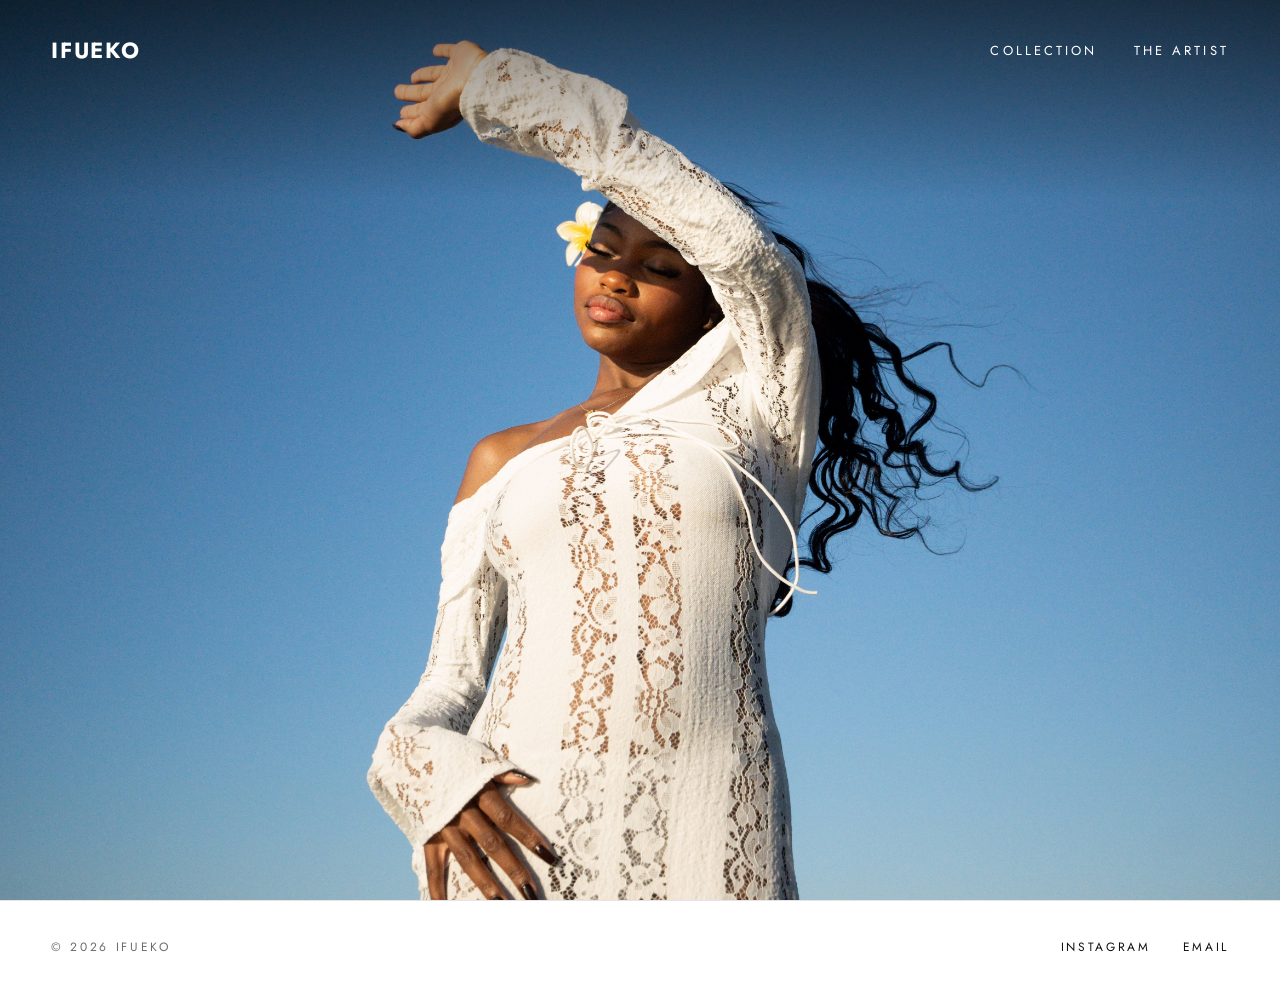
<file: index.html>
<!DOCTYPE html>
<html lang="en">

<head>
    <meta charset="utf-8">
    <meta name="viewport" content="width=device-width, initial-scale=1">
    <title>Ifueko</title>
    <meta name="description" content="Ifueko is a Nigerian couture brand by Obosa Ogieva. Discover the Las Gidi Collection.">

    <!-- fonts -->
    <link rel="preconnect" href="https://fonts.googleapis.com">
    <link rel="preconnect" href="https://fonts.gstatic.com" crossorigin>
    <link href="https://fonts.googleapis.com/css2?family=Syncopate:wght@700&family=Jost:wght@400&display=swap" rel="stylesheet">

    <!-- accompanying CSS -->
    <link rel="stylesheet" href="styles.css">
</head>

<body>
  <main class="hero">

    <!-- hero image -->
    <img
      class="hero__image"
      src="images/hero.jpg"
      alt="A woman wearing a dress from the Las Gidi Collection by Ifueko">

    <!-- partial header -->
    <header class="site-header site-header--overlay">
      <h1 class="site-header__wordmark">IFUEKO</h1>

      <nav class="site-nav" aria-label="Main">
        <a class="caps-link" href="collection.html">Collection</a>
        <a class="caps-link" href="artist.html">The Artist</a>
      </nav>
    </header>
  </main>

  <footer class="site-footer">
    <span>© 2026 Ifueko</span>
    <div class="site-footer__links">
      <a class="caps-link" href="https://www.instagram.com/artobosa/">Instagram</a>
      <a class="caps-link" href="mailto:">Email</a>
    </div>
  </footer>
</body>

</html>
</file>
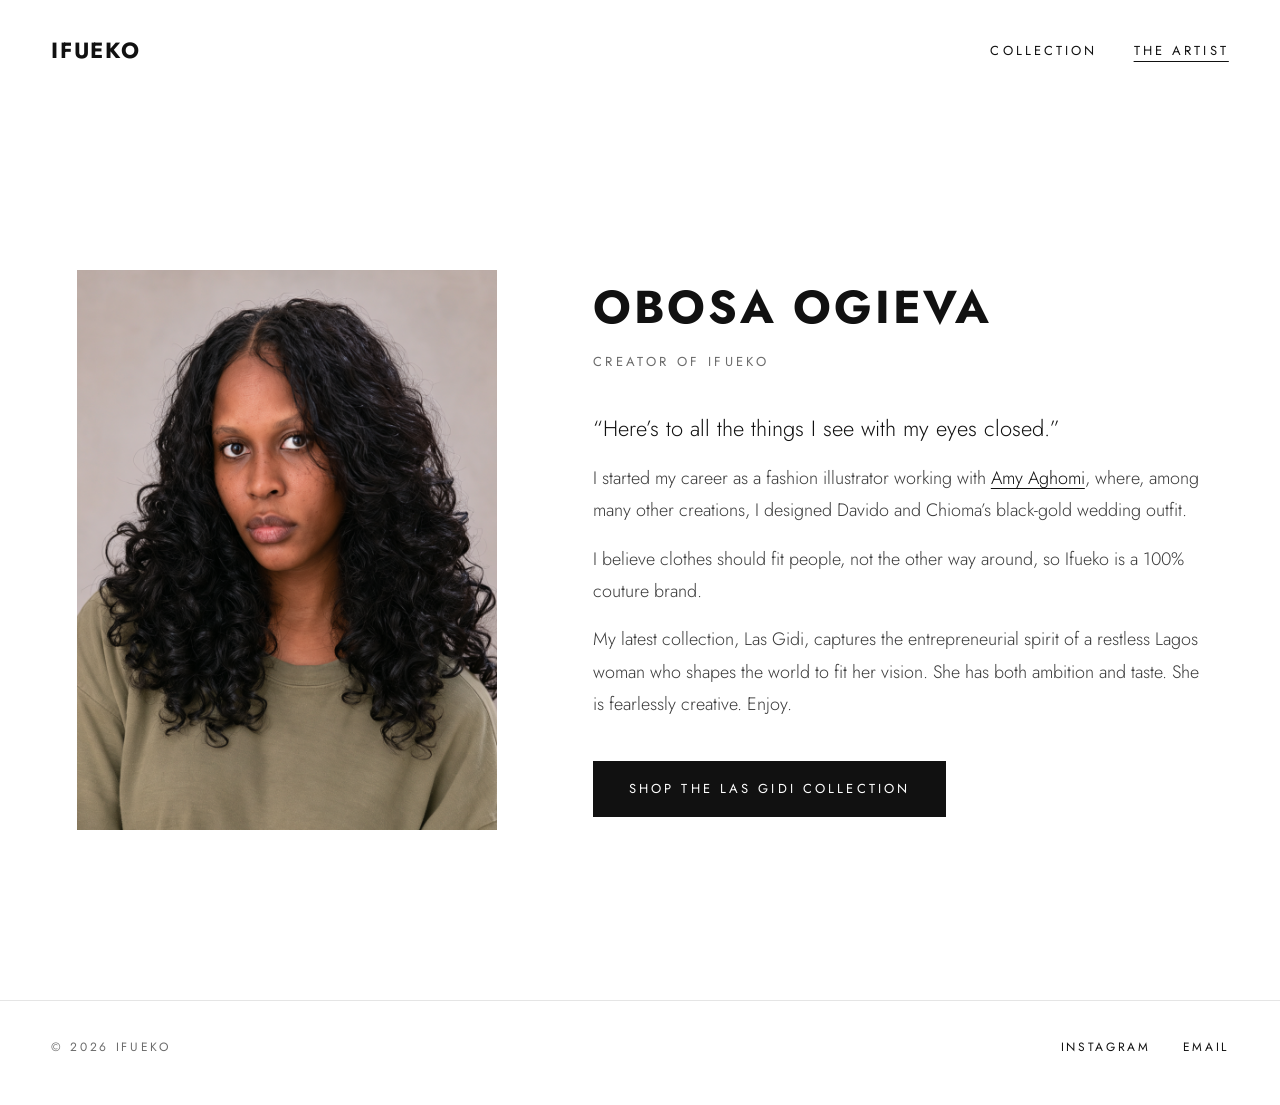
<file: artist.html>
<!doctype html>
<html lang="en">

<head>
  <meta charset="utf-8">
  <meta name="viewport" content="width=device-width, initial-scale=1">
  <title>Obosa Ogieva — Ifueko</title>
  <meta name="description" content="Obosa Ogieva is the creator of Ifueko, a 100% couture brand. Her latest collection is Las Gidi.">

  <link rel="preconnect" href="https://fonts.googleapis.com">
  <link rel="preconnect" href="https://fonts.gstatic.com" crossorigin>
  <link href="https://fonts.googleapis.com/css2?family=Syncopate:wght@700&family=Jost:wght@300;400&display=swap" rel="stylesheet">
  <link rel="stylesheet" href="styles.css">
</head>

<body class="theme-light">
  <header class="site-header">
    <a class="site-header__wordmark" href="index.html">IFUEKO</a>

    <nav class="site-nav" aria-label="Main">
      <a class="caps-link" href="collection.html">Collection</a>
      <a class="caps-link" href="artist.html" aria-current="page">The Artist</a>
    </nav>
  </header>

  <main class="artist">
    <img
      class="artist__portrait"
      src="images/obosa.jpg"
      alt="Portrait of Obosa Ogieva">

    <div class="artist__content">
      <h1 class="artist__name">OBOSA OGIEVA</h1>
      <p class="artist__role">Creator of Ifueko</p>

      <p class="artist__quote">“Here’s to all the things I see with my eyes closed.”</p>

      <p class="artist__bio">I started my career as a fashion illustrator working with <a href="#">Amy Aghomi</a>, where, among many other creations, I designed Davido and Chioma’s black-gold wedding outfit.</p>
      <p class="artist__bio">I believe clothes should fit people, not the other way around, so Ifueko is a 100% couture brand.</p>
      <p class="artist__bio">My latest collection, Las Gidi, captures the entrepreneurial spirit of a restless Lagos woman who shapes the world to fit her vision. She has both ambition and taste. She is fearlessly creative. Enjoy.</p>

      <a class="button artist__cta" href="collection.html">Shop the Las Gidi Collection</a>
    </div>
  </main>

  <footer class="site-footer">
    <span>© 2026 Ifueko</span>
    <div class="site-footer__links">
      <a class="caps-link" href="https://www.instagram.com/artobosa/">Instagram</a>
      <a class="caps-link" href="mailto:">Email</a>
    </div>
  </footer>
</body>
</html>
</file>
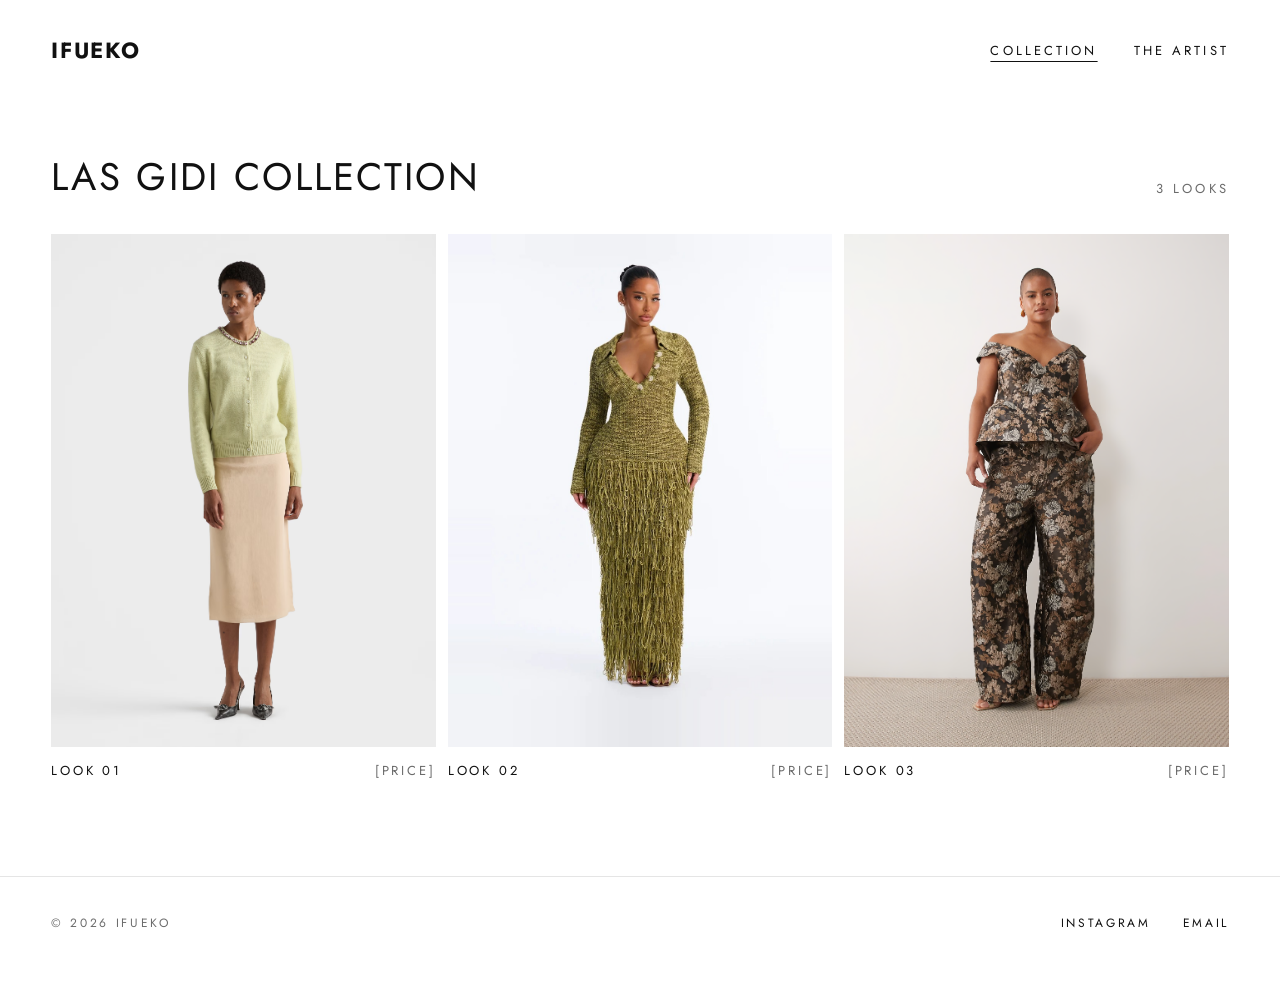
<file: collection.html>
<!doctype html>
<html lang="en">

<head>
  <meta charset="utf-8">
  <meta name="viewport" content="width=device-width, initial-scale=1">
  <title>Las Gidi Collection — Ifueko</title>
  <meta name="description" content="Las Gidi by Ifueko: couture for the restless Lagos woman who shapes the world to fit her vision.">

  <link rel="preconnect" href="https://fonts.googleapis.com">
  <link rel="preconnect" href="https://fonts.gstatic.com" crossorigin>
  <link href="https://fonts.googleapis.com/css2?family=Syncopate:wght@400;700&family=Jost:wght@300;400&display=swap" rel="stylesheet">
  <link rel="stylesheet" href="styles.css">
  <script src="looks.js" defer></script>
  <script src="app.js" defer></script>
</head>

<body class="theme-light">

  <!-- SITE HEADER -->
  <header class="site-header">
    <a class="site-header__wordmark" href="index.html">IFUEKO</a>
    <nav class="site-nav" aria-label="Main">
      <a class="caps-link" href="collection.html" aria-current="page">Collection</a>
      <a class="caps-link" href="artist.html">The Artist</a>
    </nav>
  </header>

  <main>
    <div class="collection-intro">
      <h1 class="page-title">LAS GIDI COLLECTION</h1>
      <p class="meta-caps" data-look-count></p>
    </div>

    <!-- Filled in by app.js from looks.js -->
    <ul class="look-grid" data-collection-grid aria-label="Looks in the Las Gidi Collection"></ul>
  </main>

  <!-- SITE FOOTER -->
  <footer class="site-footer">
    <span>© 2026 Ifueko</span>
    <div class="site-footer__links">
      <a class="caps-link" href="https://www.instagram.com/artobosa/">Instagram</a>
      <a class="caps-link" href="mailto:">Email</a>
    </div>
  </footer>

  <!-- card used for each look in the grid -->
  <template id="look-card-template">
    <li>
      <a class="look-card" href="collection.html">
        <img class="look-card__image" alt="" loading="lazy">
        <span class="look-card__caption">
          <span class="look-card__name"></span>
          <span class="look-card__price"></span>
        </span>
      </a>
    </li>
  </template>

</body>
</html>
</file>
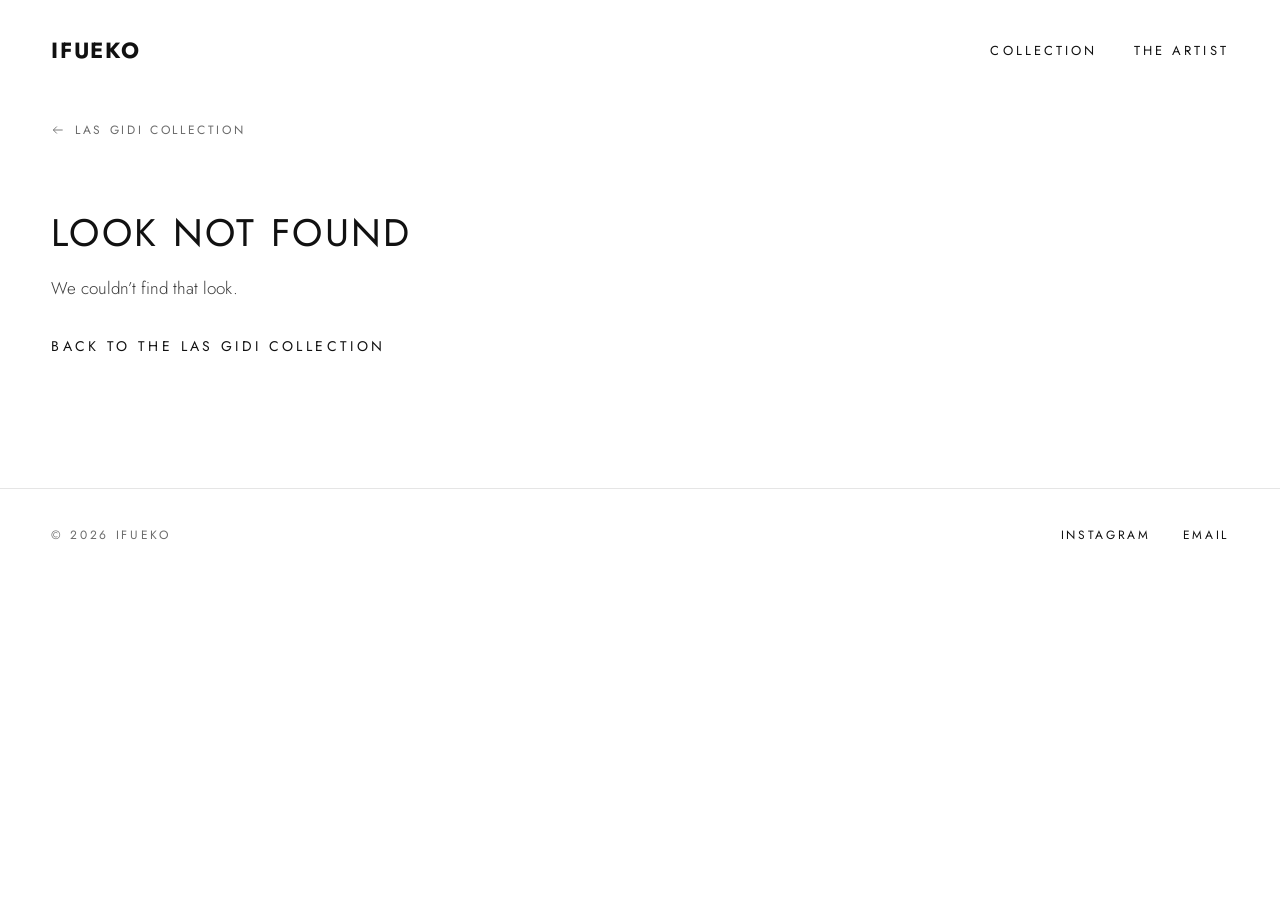
<file: look.html>
<!doctype html>
<html lang="en">

<head>
  <meta charset="utf-8">
  <meta name="viewport" content="width=device-width, initial-scale=1">
  <title>Las Gidi Collection — Ifueko</title>
  <meta name="description" content="A look from Las Gidi by Ifueko. Made to measure.">

  <link rel="preconnect" href="https://fonts.googleapis.com">
  <link rel="preconnect" href="https://fonts.gstatic.com" crossorigin>
  <link href="https://fonts.googleapis.com/css2?family=Syncopate:wght@400;700&family=Jost:wght@300;400&display=swap" rel="stylesheet">
  <link rel="stylesheet" href="styles.css">
  <script src="looks.js" defer></script>
  <script src="app.js" defer></script>
</head>


<body class="theme-light">

  <!-- SITE HEADER -->
  <header class="site-header">
    <a class="site-header__wordmark" href="index.html">IFUEKO</a>
    <nav class="site-nav" aria-label="Main">
      <a class="caps-link" href="collection.html">Collection</a>
      <a class="caps-link" href="artist.html">The Artist</a>
    </nav>
  </header>

  <!-- Everything inside data-look-page is filled in by app.js from looks.js -->
  <main data-look-page>
    <div class="back-row">
      <a class="caps-link back-link" href="collection.html">
        <svg aria-hidden="true" width="14" height="14" viewBox="0 0 24 24" fill="none" stroke="currentColor" stroke-width="1.5"><path d="M20 12H4"/><path d="M10 6l-6 6 6 6"/></svg>
        Las Gidi Collection
      </a>
    </div>

    <section class="look" data-look-content>
      <div class="gallery">
        <div class="gallery__thumbs" role="group" aria-label="Choose a view">
          <button class="gallery__thumb" type="button" aria-pressed="true" aria-label="Show front view" data-view="front"><img alt=""></button>
          <button class="gallery__thumb" type="button" aria-pressed="false" aria-label="Show back view" data-view="back"><img alt=""></button>
          <button class="gallery__thumb" type="button" aria-pressed="false" aria-label="Show detail" data-view="detail"><img alt=""></button>
          <button class="gallery__thumb" type="button" aria-pressed="false" aria-label="Show original sketch" data-view="sketch"><img alt=""></button>
        </div>

        <img class="gallery__main" alt="" data-gallery-main>
      </div>

      <div class="look__info">
        <div class="look__heading">
          <p class="meta-caps">Las Gidi Collection</p>
          <h1 class="look__title" data-field="name"></h1>
          <p class="look__price" data-field="price"></p>
        </div>

        <p class="look__description" data-field="description"></p>

        <div class="look__note">
          <p class="look__note-title">Made to measure</p>
          <p class="look__note-text">Every Ifueko piece is made for you. After you order, we’ll be in touch to take your measurements.</p>
        </div>

        <!-- TODO: design + implement ordering -->
        <button class="button look__order" type="button">Order this dress</button>
      </div>
    </section>

    <!-- Shown if the address doesn't match a look in looks.js -->
    <section class="look-missing" data-look-not-found hidden>
      <h1 class="page-title">LOOK NOT FOUND</h1>
      <p class="look__description">We couldn’t find that look.</p>
      <a class="caps-link" href="collection.html">Back to the Las Gidi Collection</a>
    </section>

    <section class="more" aria-labelledby="more-heading" data-more>
      <div class="more__header">
        <h2 id="more-heading" class="section-title">MORE FROM LAS GIDI</h2>
        <a class="caps-link caps-link--small" href="collection.html">View all</a>
      </div>

      <ul class="look-grid" data-more-grid></ul>
    </section>
  </main>

  <!-- SITE FOOTER -->
  <footer class="site-footer">
    <span>© 2026 Ifueko</span>
    <div class="site-footer__links">
      <a class="caps-link" href="https://www.instagram.com/artobosa/">Instagram</a>
      <a class="caps-link" href="mailto:">Email</a>
    </div>
  </footer>

  <!-- The card used for each look in "More from Las Gidi" -->
  <template id="look-card-template">
    <li>
      <a class="look-card" href="collection.html">
        <img class="look-card__image" alt="" loading="lazy">
        <span class="look-card__caption">
          <span class="look-card__name"></span>
          <span class="look-card__price"></span>
        </span>
      </a>
    </li>
  </template>

</body>
</html>
</file>
<file: styles.css>
/* ==========================================================================
   shared site design
   ========================================================================== */

:root {
  --black: #000000;
  --ink: #111111;
  --white: #ffffff;
  --off-white: #f5f5f5;
  --grey-text: #6b6b6b;
  --body-text: #3a3a3a;
  --placeholder: #f0f0f0;
  --placeholder-dark: #1a1a1a;
  --line: #e5e5e5;

  --font-display: 'Syncopate', 'Jost', sans-serif;
  --font-body: 'Jost', system-ui, sans-serif;

  --gutter: clamp(24px, 4vw, 64px);
}

*, *::before, *::after { box-sizing: border-box; }

html, body { margin: 0; }

body {
  font-family: var(--font-body);
  -webkit-font-smoothing: antialiased;
}

img {
  display: block;
  max-width: 100%;
}

/* Hide the hidden */
[hidden] { display: none !important; }

/* Page themes */
.theme-dark  { background: var(--black); color: var(--off-white); }
.theme-light { background: var(--white); color: var(--ink); }


/* ==========================================================================
   Shared pieces
   ========================================================================== */

/* Hidden on screen but still read by screen readers */
.visually-hidden {
  position: absolute;
  width: 1px;
  height: 1px;
  margin: -1px;
  padding: 0;
  overflow: hidden;
  clip: rect(0 0 0 0);
  white-space: nowrap;
  border: 0;
}

/* Small uppercase text links (INSTAGRAM, MEET THE ARTIST, ...)
   Works on <a> and <button> */
.caps-link {
  display: inline-flex;
  align-items: center;
  min-height: 44px;
  padding: 0;
  background: none;
  border: 0;
  cursor: pointer;
  color: inherit;
  text-decoration: none;
  font-family: var(--font-body);
  font-size: 14px;
  letter-spacing: 0.24em;
  text-transform: uppercase;
}

.caps-link:hover,
.caps-link:focus-visible {
  text-decoration: underline;
  text-underline-offset: 6px;
  text-decoration-thickness: 1px;
}

.caps-link:focus-visible {
  outline: 1px solid currentColor;
  outline-offset: 4px;
}

/* Solid black button */
.button {
  display: inline-flex;
  align-items: center;
  justify-content: center;
  min-height: 56px;
  padding: 0 36px;
  background: var(--ink);
  color: var(--white);
  text-decoration: none;
  text-align: center;
  font-family: var(--font-body);
  font-size: 13px;
  letter-spacing: 0.24em;
  text-transform: uppercase;
  border: 0;
  cursor: pointer;
  transition: background-color 0.2s ease;
}

.button:hover { background: #333333; }

.button:focus-visible {
  outline: 2px solid var(--ink);
  outline-offset: 3px;
}

/* Site header (collection and dress pages) */
.site-header {
  padding: 28px var(--gutter);
  display: flex;
  flex-wrap: wrap;
  justify-content: space-between;
  align-items: center;
  gap: 12px 32px;
}

.site-header__wordmark {
  margin: 0;
  display: inline-flex;
  align-items: center;
  min-height: 44px;
  color: inherit;
  text-decoration: none;
  font-family: var(--font-display);
  font-weight: 700;
  font-size: 22px;
  letter-spacing: 0.08em;
}

.site-nav {
  display: flex;
  flex-wrap: wrap;
  align-items: center;
  gap: 4px 36px;
}

.site-nav .caps-link { font-size: 13px; }

/* Underline the link for the page you're on */
.caps-link[aria-current="page"] {
  text-decoration: underline;
  text-underline-offset: 6px;
  text-decoration-thickness: 1px;
}

/* Site footer (collection and dress pages) */
.site-footer {
  padding: 24px var(--gutter) 36px;
  border-top: 1px solid var(--line);
  display: flex;
  flex-wrap: wrap;
  justify-content: space-between;
  align-items: center;
  gap: 8px 32px;
  font-size: 12px;
  letter-spacing: 0.22em;
  text-transform: uppercase;
  color: var(--grey-text);
}

.site-footer__links {
  display: flex;
  flex-wrap: wrap;
  align-items: center;
  gap: 4px 32px;
}

.site-footer .caps-link {
  font-size: 12px;
  letter-spacing: 0.22em;
  color: var(--ink);
}


/* ==========================================================================
   Landing page (index.html)
   ========================================================================== */

.hero {
  position: relative;
  height: 100vh;
  height: 100svh;            /* accounts for mobile browser bars */
  min-height: 560px;
  overflow: hidden;
}

.hero__image {
  position: absolute;
  inset: 0;
  width: 100%;
  height: 100%;
  object-fit: cover;
  object-position: 75% 40%;   /* keeps the dress in frame when the photo is cropped */
  background: var(--placeholder-dark);   /* shows while the photo loads */
}

/* Soft shade along the top so the white header text stays readable */
.hero::after {
  content: "";
  position: absolute;
  left: 0;
  right: 0;
  top: 0;
  height: 200px;
  background: linear-gradient(to bottom, rgba(0, 0, 0, 0.5), rgba(0, 0, 0, 0));
  pointer-events: none;
}

/* The normal site header, laid over the top of the photo in white */
.site-header--overlay {
  position: absolute;
  top: 0;
  left: 0;
  right: 0;
  z-index: 1;
  color: var(--white);
}


/* ==========================================================================
   Artist page (artist.html)
   ========================================================================== */

.artist {
  min-height: 100vh;
  min-height: 100svh;
  padding: 80px clamp(24px, 6vw, 120px);
  display: flex;
  flex-wrap: wrap;
  align-items: center;
  justify-content: center;
  gap: 56px 96px;
}

.artist__portrait {
  flex: 0 1 420px;
  min-width: 0;
  height: auto;
  aspect-ratio: 3 / 4;
  object-fit: cover;
  background: var(--placeholder);        /* shows while the photo loads */
}

.artist__content {
  flex: 1 1 440px;
  min-width: 0;
  max-width: 640px;
  display: flex;
  flex-direction: column;
  align-items: flex-start;
}

.artist__name {
  margin: 0;
  font-family: var(--font-display);
  font-weight: 700;
  font-size: clamp(26px, 3.6vw, 52px);
  line-height: 1.05;
  letter-spacing: 0.06em;
  white-space: nowrap;
}

.artist__role {
  margin: 20px 0 0;
  font-size: 13px;
  letter-spacing: 0.26em;
  text-transform: uppercase;
  color: var(--grey-text);
}

.artist__quote {
  margin: 40px 0 0;
  font-size: 22px;
  font-weight: 300;
  line-height: 1.6;
}

.artist__bio {
  margin: 16px 0 0;
  font-size: 18px;
  font-weight: 300;
  line-height: 1.8;
  color: var(--body-text);
}

.artist__bio a {
  color: var(--ink);
  text-decoration: underline;
  text-underline-offset: 4px;
  text-decoration-thickness: 1px;
}

.artist__cta {
  margin-top: 40px;
}

.artist__links {
  margin-top: 24px;
  display: flex;
  flex-wrap: wrap;
  align-items: center;
  gap: 4px 36px;
}


/* ==========================================================================
   Collection page (collection.html)
   ========================================================================== */

.collection-intro {
  padding: 56px var(--gutter) 36px;
  display: flex;
  flex-wrap: wrap;
  justify-content: space-between;
  align-items: flex-end;
  gap: 16px 32px;
}

.page-title {
  margin: 0;
  font-family: var(--font-display);
  font-weight: 400;
  font-size: clamp(26px, 3vw, 44px);
  line-height: 1.1;
  letter-spacing: 0.06em;
}

.meta-caps {
  margin: 0;
  font-size: 13px;
  letter-spacing: 0.24em;
  text-transform: uppercase;
  color: var(--grey-text);
}

/* Three across on a laptop, one per row on a phone */
.look-grid {
  list-style: none;
  margin: 0;
  padding: 0 var(--gutter) 96px;
  display: grid;
  grid-template-columns: repeat(auto-fill, minmax(min(100%, 380px), 1fr));
  gap: 48px 12px;
}

.look-card {
  display: flex;
  flex-direction: column;
  gap: 14px;
  color: inherit;
  text-decoration: none;
}

.look-card__image {
  width: 100%;
  height: auto;
  aspect-ratio: 3 / 4;
  object-fit: cover;
  background: var(--placeholder);        /* shows while the photo loads */
  transition: opacity 0.3s ease;
}

.look-card:hover .look-card__image { opacity: 0.88; }

.look-card:focus-visible {
  outline: 2px solid var(--ink);
  outline-offset: 4px;
}

.look-card__caption {
  display: flex;
  justify-content: space-between;
  align-items: baseline;
  gap: 12px;
  font-size: 13px;
  letter-spacing: 0.22em;
  text-transform: uppercase;
}

.look-card__price { color: var(--grey-text); }


/* ==========================================================================
   Look page (look-01.html, look-02.html, ...)
   ========================================================================== */

.back-row {
  padding: 8px var(--gutter) 20px;
}

.back-link {
  gap: 10px;
  font-size: 12px;
  letter-spacing: 0.22em;
  color: var(--grey-text);
}

.look {
  padding: 0 var(--gutter) 112px;
  display: flex;
  flex-wrap: wrap;
  align-items: flex-start;
  gap: 48px 80px;
}

/* Gallery: thumbnails on the left, large image on the right */
.gallery {
  flex: 1 1 520px;
  min-width: 0;
  display: flex;
  align-items: flex-start;
  gap: 12px;
}

.gallery__thumbs {
  flex: 0 0 clamp(56px, 7vw, 96px);
  display: flex;
  flex-direction: column;
  gap: 12px;
}

.gallery__thumb {
  display: block;
  width: 100%;
  aspect-ratio: 3 / 4;
  padding: 0;
  border: 0;
  background: var(--placeholder);
  cursor: pointer;
  box-shadow: 0 0 0 2px var(--white), 0 0 0 3px transparent;
  transition: box-shadow 0.2s ease;
}

.gallery__thumb img {
  width: 100%;
  height: 100%;
  object-fit: cover;
}

.gallery__thumb[aria-pressed="true"] {
  box-shadow: 0 0 0 2px var(--white), 0 0 0 3px var(--ink);
}

.gallery__thumb:focus-visible {
  outline: 2px solid var(--ink);
  outline-offset: 4px;
}

.gallery__main {
  flex: 1 1 0;
  min-width: 0;
  width: 100%;
  height: auto;
  aspect-ratio: 3 / 4;
  object-fit: cover;
  background: var(--placeholder);        /* shows while the photo loads */
}

/* Details on the right */
.look__info {
  flex: 1 1 360px;
  min-width: 0;
  max-width: 520px;
  padding-top: 8px;
  display: flex;
  flex-direction: column;
  gap: 32px;
}

.look__heading {
  display: flex;
  flex-direction: column;
  gap: 16px;
}

.look__title {
  margin: 0;
  font-family: var(--font-display);
  font-weight: 400;
  font-size: clamp(28px, 2.8vw, 40px);
  line-height: 1.1;
  letter-spacing: 0.06em;
  text-transform: uppercase;
}

.look__price {
  margin: 0;
  font-size: 16px;
  letter-spacing: 0.16em;
  text-transform: uppercase;
}

.look__description {
  margin: 0;
  font-size: 17px;
  font-weight: 300;
  line-height: 1.75;
  color: var(--body-text);
}

.look__note {
  border-top: 1px solid var(--line);
  padding-top: 24px;
  display: flex;
  flex-direction: column;
  gap: 8px;
}

.look__note-title {
  margin: 0;
  font-size: 12px;
  letter-spacing: 0.24em;
  text-transform: uppercase;
}

.look__note-text {
  margin: 0;
  font-size: 16px;
  font-weight: 300;
  line-height: 1.7;
  color: var(--body-text);
}

.look__order {
  width: 100%;
  min-height: 58px;
  letter-spacing: 0.26em;
}

/* Shown when look.html?id=... doesn't match a look */
.look-missing {
  padding: 40px var(--gutter) 120px;
  display: flex;
  flex-direction: column;
  align-items: flex-start;
  gap: 20px;
}

/* "More from Las Gidi" */
.more {
  padding: 0 var(--gutter) 104px;
}

.more__header {
  margin-bottom: 32px;
  padding-top: 48px;
  border-top: 1px solid var(--line);
  display: flex;
  flex-wrap: wrap;
  justify-content: space-between;
  align-items: flex-end;
  gap: 16px 32px;
}

.section-title {
  margin: 0;
  font-family: var(--font-display);
  font-weight: 400;
  font-size: clamp(18px, 1.8vw, 24px);
  letter-spacing: 0.06em;
}

.more .look-grid { padding: 0; }

.caps-link--small {
  font-size: 12px;
  letter-spacing: 0.22em;
}
</file>
